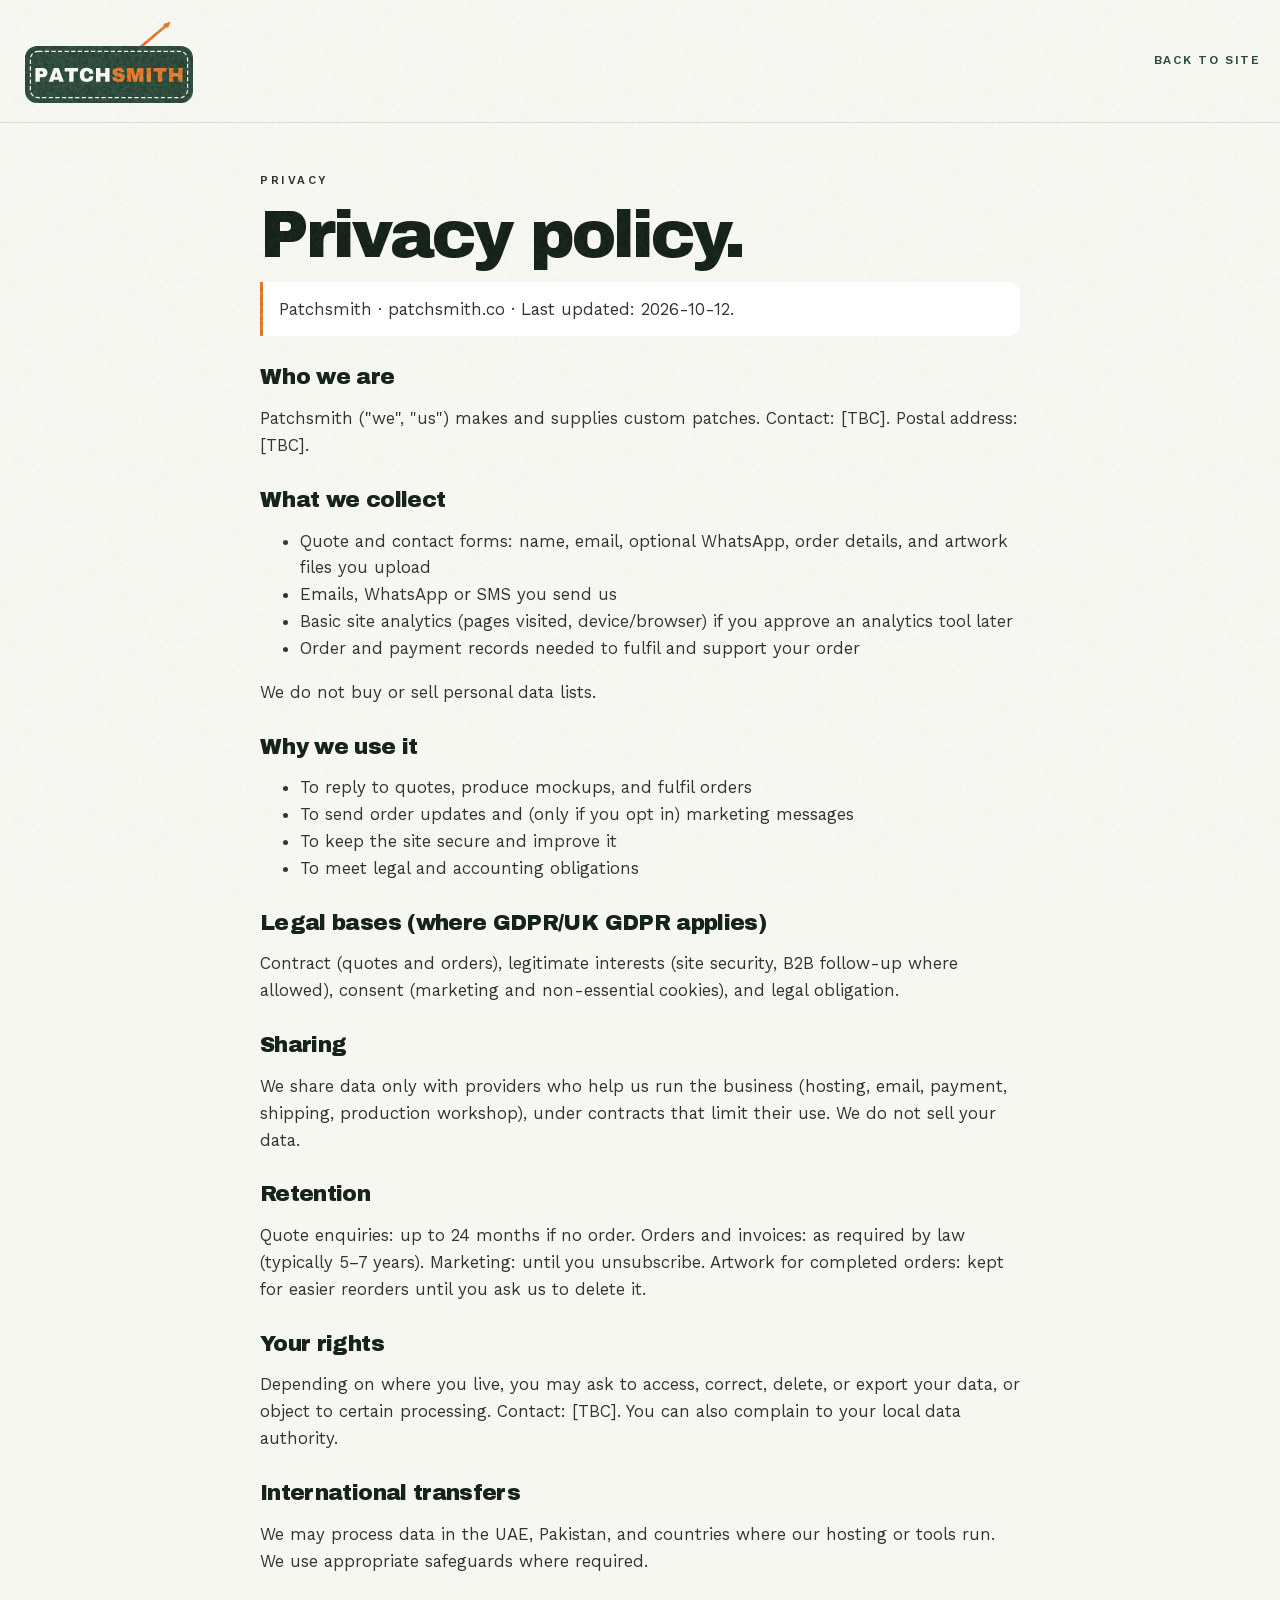
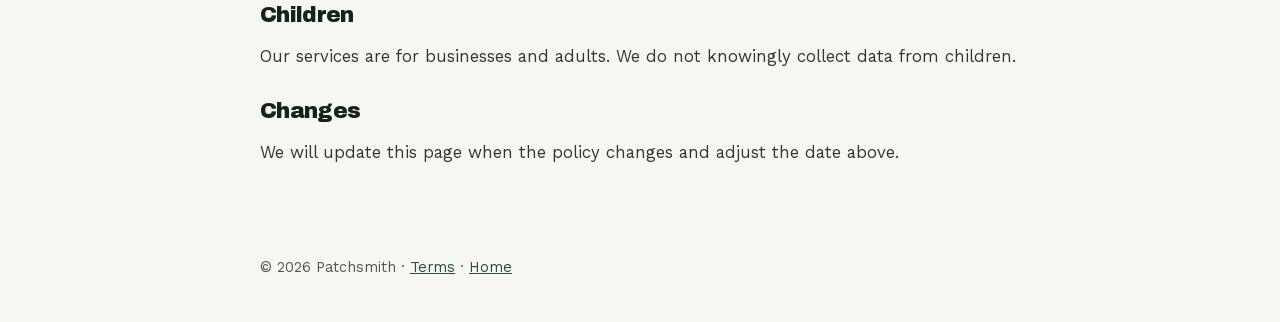
<file: privacy.html>
<!doctype html>
<html lang="en">
<head>
  <meta charset="utf-8">
  <meta name="viewport" content="width=device-width, initial-scale=1">
  <link rel="canonical" href="https://patchsmith.co/privacy.html">
  <title>Privacy Policy | Patchsmith</title>
  <meta name="description" content="Draft privacy policy for Patchsmith custom patches.">
  <link rel="icon" href="favicon.ico" sizes="any">
  <link rel="icon" href="assets/favicon/favicon.svg" type="image/svg+xml">
  <link rel="icon" href="assets/favicon/favicon-32.png" type="image/png" sizes="32x32">
  <link rel="apple-touch-icon" href="assets/favicon/apple-touch-icon-180.png">
  <link rel="stylesheet" href="styles.css">
</head>
<body>
  <header class="legal-bar">
    <a class="brand" href="index.html"><img src="assets/brand/logo-primary-light.svg" alt="Patchsmith" width="600" height="300"></a>
    <a class="back" href="index.html">Back to site</a>
  </header>
  <article class="legal">
    <p class="kicker">Privacy</p>
    <h1>Privacy policy.</h1>
    <p class="draft">Patchsmith · patchsmith.co · Last updated: 2026-10-12.</p>
    <h2>Who we are</h2>
    <p>Patchsmith ("we", "us") makes and supplies custom patches. Contact: [TBC]. Postal address: [TBC].</p>
    <h2>What we collect</h2>
    <ul>
      <li>Quote and contact forms: name, email, optional WhatsApp, order details, and artwork files you upload</li>
      <li>Emails, WhatsApp or SMS you send us</li>
      <li>Basic site analytics (pages visited, device/browser) if you approve an analytics tool later</li>
      <li>Order and payment records needed to fulfil and support your order</li>
    </ul>
    <p>We do not buy or sell personal data lists.</p>
    <h2>Why we use it</h2>
    <ul>
      <li>To reply to quotes, produce mockups, and fulfil orders</li>
      <li>To send order updates and (only if you opt in) marketing messages</li>
      <li>To keep the site secure and improve it</li>
      <li>To meet legal and accounting obligations</li>
    </ul>
    <h2>Legal bases (where GDPR/UK GDPR applies)</h2>
    <p>Contract (quotes and orders), legitimate interests (site security, B2B follow-up where allowed), consent (marketing and non-essential cookies), and legal obligation.</p>
    <h2>Sharing</h2>
    <p>We share data only with providers who help us run the business (hosting, email, payment, shipping, production workshop), under contracts that limit their use. We do not sell your data.</p>
    <h2>Retention</h2>
    <p>Quote enquiries: up to 24 months if no order. Orders and invoices: as required by law (typically 5–7 years). Marketing: until you unsubscribe. Artwork for completed orders: kept for easier reorders until you ask us to delete it.</p>
    <h2>Your rights</h2>
    <p>Depending on where you live, you may ask to access, correct, delete, or export your data, or object to certain processing. Contact: [TBC]. You can also complain to your local data authority.</p>
    <h2>International transfers</h2>
    <p>We may process data in the UAE, Pakistan, and countries where our hosting or tools run. We use appropriate safeguards where required.</p>
    <h2>Children</h2>
    <p>Our services are for businesses and adults. We do not knowingly collect data from children.</p>
    <h2>Changes</h2>
    <p>We will update this page when the policy changes and adjust the date above.</p>
  </article>
  <p class="legal-foot">© 2026 Patchsmith · <a href="terms.html">Terms</a> · <a href="index.html">Home</a></p>
</body>
</html>
</file>
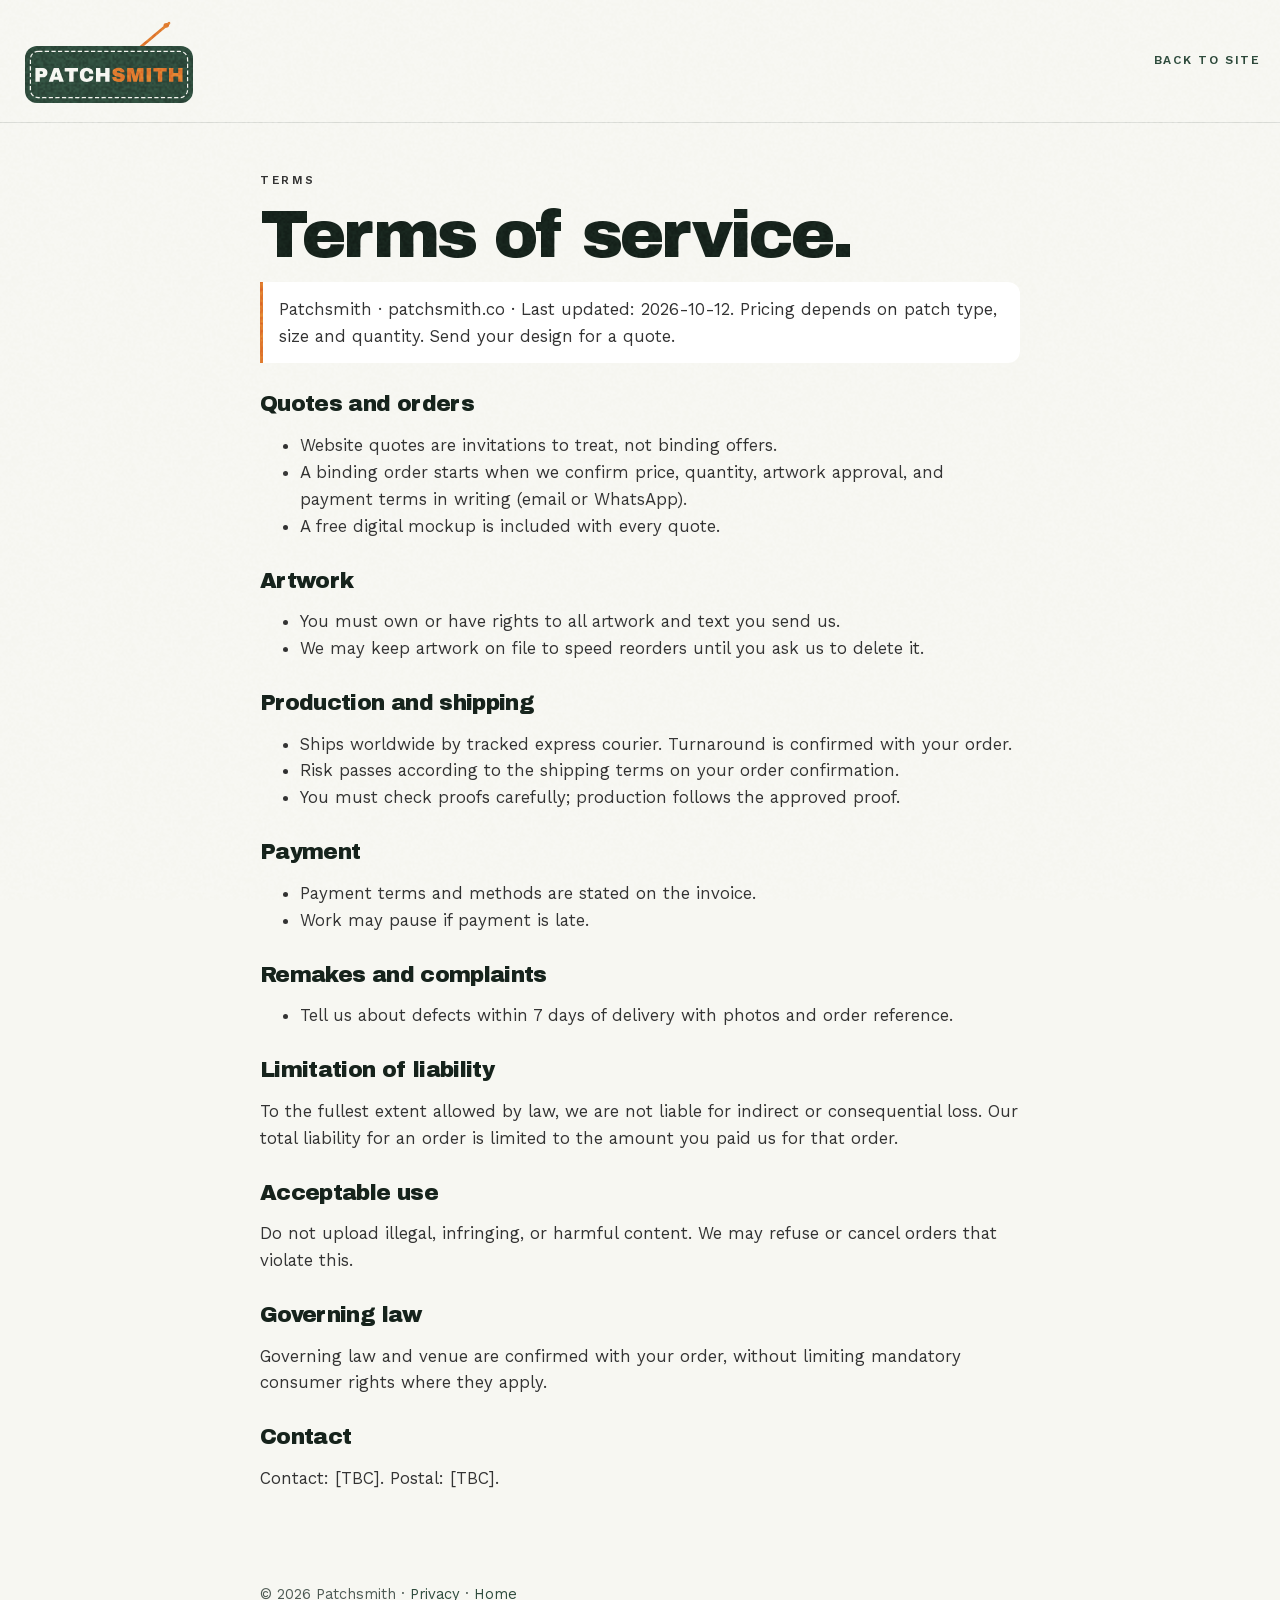
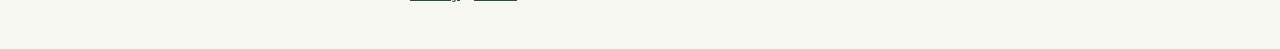
<file: terms.html>
<!doctype html>
<html lang="en">
<head>
  <meta charset="utf-8">
  <meta name="viewport" content="width=device-width, initial-scale=1">
  <link rel="canonical" href="https://patchsmith.co/terms.html">
  <title>Terms of Service | Patchsmith</title>
  <meta name="description" content="Draft terms of service for Patchsmith custom patches.">
  <link rel="icon" href="favicon.ico" sizes="any">
  <link rel="icon" href="assets/favicon/favicon.svg" type="image/svg+xml">
  <link rel="icon" href="assets/favicon/favicon-32.png" type="image/png" sizes="32x32">
  <link rel="apple-touch-icon" href="assets/favicon/apple-touch-icon-180.png">
  <link rel="stylesheet" href="styles.css">
</head>
<body>
  <header class="legal-bar">
    <a class="brand" href="index.html"><img src="assets/brand/logo-primary-light.svg" alt="Patchsmith" width="600" height="300"></a>
    <a class="back" href="index.html">Back to site</a>
  </header>
  <article class="legal">
    <p class="kicker">Terms</p>
    <h1>Terms of service.</h1>
    <p class="draft">Patchsmith · patchsmith.co · Last updated: 2026-10-12. Pricing depends on patch type, size and quantity. Send your design for a quote.</p>
    <h2>Quotes and orders</h2>
    <ul>
      <li>Website quotes are invitations to treat, not binding offers.</li>
      <li>A binding order starts when we confirm price, quantity, artwork approval, and payment terms in writing (email or WhatsApp).</li>
      <li>A free digital mockup is included with every quote.</li>
    </ul>
    <h2>Artwork</h2>
    <ul>
      <li>You must own or have rights to all artwork and text you send us.</li>
      <li>We may keep artwork on file to speed reorders until you ask us to delete it.</li>
    </ul>
    <h2>Production and shipping</h2>
    <ul>
      <li>Ships worldwide by tracked express courier. Turnaround is confirmed with your order.</li>
      <li>Risk passes according to the shipping terms on your order confirmation.</li>
      <li>You must check proofs carefully; production follows the approved proof.</li>
    </ul>
    <h2>Payment</h2>
    <ul>
      <li>Payment terms and methods are stated on the invoice.</li>
      <li>Work may pause if payment is late.</li>
    </ul>
    <h2>Remakes and complaints</h2>
    <ul>
      <li>Tell us about defects within 7 days of delivery with photos and order reference.</li>
    </ul>
    <h2>Limitation of liability</h2>
    <p>To the fullest extent allowed by law, we are not liable for indirect or consequential loss. Our total liability for an order is limited to the amount you paid us for that order.</p>
    <h2>Acceptable use</h2>
    <p>Do not upload illegal, infringing, or harmful content. We may refuse or cancel orders that violate this.</p>
    <h2>Governing law</h2>
    <p>Governing law and venue are confirmed with your order, without limiting mandatory consumer rights where they apply.</p>
    <h2>Contact</h2>
    <p>Contact: [TBC]. Postal: [TBC].</p>
  </article>
  <p class="legal-foot">© 2026 Patchsmith · <a href="privacy.html">Privacy</a> · <a href="index.html">Home</a></p>
</body>
</html>
</file>
<file: styles.css>
@font-face {
  font-family: "Archivo Black";
  font-style: normal;
  font-weight: 400;
  font-display: swap;
  src: url("assets/fonts/archivo-black-latin.woff2") format("woff2");
}
@font-face {
  font-family: "Work Sans";
  font-style: normal;
  font-weight: 400 600;
  font-display: swap;
  src: url("assets/fonts/work-sans-variable-latin.woff2") format("woff2");
}
@font-face {
  font-family: "Work Sans";
  font-style: italic;
  font-weight: 500;
  font-display: swap;
  src: url("assets/fonts/work-sans-italic-500-latin.woff2") format("woff2");
}

:root {
  --ink: #16231c;
  --ink-2: #101a16;
  --forest: #2e4b3c;
  --forest-deep: #16231c;
  --orange: #e07a2e;
  --cream: #f7f7f2;
  --paper: #ffffff;
  --white: #ffffff;
  --muted: #4e5a53;
  --line: rgba(22, 35, 28, 0.12);
  --header: 108px;
  --ease: cubic-bezier(0.22, 1, 0.36, 1);
  --sans: "Work Sans", sans-serif;
  --display: "Archivo Black", sans-serif;
  --serif: "Work Sans", sans-serif;
}

*,
*::before,
*::after { box-sizing: border-box; }

html { scroll-behavior: auto; }

html.lenis, html.lenis body { height: auto; }
.lenis.lenis-smooth { scroll-behavior: auto !important; }
.lenis.lenis-stopped { overflow: hidden; }

body {
  margin: 0;
  background: var(--cream);
  color: var(--ink);
  font-family: var(--sans);
  font-size: 1.05rem;
  line-height: 1.6;
  text-rendering: optimizeLegibility;
}

body::before {
  content: "";
  position: fixed;
  inset: 0;
  pointer-events: none;
  z-index: 70;
  opacity: 0.18;
  mix-blend-mode: overlay;
  background-image: url("assets/grain.png");
  background-size: 180px 180px;
}

img { max-width: 100%; display: block; }
a { color: inherit; }
button, input, select, textarea { font: inherit; }
button { cursor: pointer; }

::selection { background: var(--orange); color: var(--ink); }

:focus-visible {
  outline: 2px solid var(--orange);
  outline-offset: 3px;
}

.skip {
  position: absolute;
  left: 1rem;
  top: -4rem;
  z-index: 200;
  background: var(--white);
  color: var(--ink);
  padding: 0.6rem 0.9rem;
  border-radius: 999px;
}
.skip:focus { top: 0.8rem; }

.sr-only {
  position: absolute;
  width: 1px;
  height: 1px;
  padding: 0;
  margin: -1px;
  overflow: hidden;
  clip: rect(0, 0, 0, 0);
  white-space: nowrap;
  border: 0;
}

h1, h2, h3, .display {
  font-family: var(--display);
  font-weight: 400;
  letter-spacing: -0.045em;
  line-height: 0.92;
  margin: 0;
  overflow-wrap: normal;
  word-break: normal;
  hyphens: none;
  -webkit-hyphens: none;
}

h1 em, h2 em, .footer-display em {
  font-family: var(--sans);
  font-style: italic;
  font-weight: 500;
  letter-spacing: -0.03em;
}

.hero em, .assemble em, .why em, .footer-display em, .vision em { color: var(--orange); }
.audience em, .types em, .process em, .gallery em, .faq em, .quote em, .story em, .samples em, .more em { color: var(--forest); }

.kicker {
  margin: 0 0 0.9rem;
  font-size: 0.72rem;
  font-weight: 600;
  letter-spacing: 0.22em;
  text-transform: uppercase;
  color: var(--forest);
}
.hero .kicker, .assemble .kicker, .why .kicker, .footer-hero .kicker, .marquee .kicker, .vision .kicker {
  color: rgba(247, 247, 242, 0.72);
}

.lede {
  max-width: 38rem;
  color: var(--muted);
  font-size: 1.05rem;
}

.wrap { width: min(1120px, calc(100% - 2.4rem)); margin-inline: auto; }
.wrap-wide { width: min(1240px, calc(100% - 2.4rem)); margin-inline: auto; }

[id] { scroll-margin-top: 108px; }

/* Header */
.site-header {
  position: fixed;
  inset: 0 0 auto 0;
  z-index: 100;
  color: #fff;
  transition: background 0.35s var(--ease), color 0.35s var(--ease), border-color 0.35s;
  border-bottom: 1px solid transparent;
}
.site-header.is-dark { color: #fff; }
.site-header.is-light { color: var(--ink); }
.site-header.is-dark.is-frosted {
  background: rgba(16, 26, 22, 0.78);
  backdrop-filter: blur(18px) saturate(1.4);
  -webkit-backdrop-filter: blur(18px) saturate(1.4);
  border-bottom-color: rgba(255, 255, 255, 0.08);
}
.site-header.is-light.is-frosted {
  background: rgba(247, 247, 242, 0.84);
  backdrop-filter: blur(18px) saturate(1.4);
  -webkit-backdrop-filter: blur(18px) saturate(1.4);
  border-bottom-color: rgba(0, 0, 0, 0.06);
}
.header__inner {
  height: var(--header);
  width: min(1240px, calc(100% - 1.5rem));
  margin: 0 auto;
  display: flex;
  align-items: center;
  justify-content: space-between;
  gap: 1rem;
}
.brand {
  display: block;
  width: 180px;
  flex: none;
}
.brand img {
  width: 100%;
  height: auto;
  display: block;
}
.desk-nav {
  display: flex;
  align-items: center;
  gap: 1.35rem;
}
.desk-nav a:not(.btn) {
  display: inline-flex;
  align-items: center;
  justify-content: center;
  min-height: 44px;
  min-width: 44px;
  text-decoration: none;
  font-size: 0.78rem;
  font-weight: 600;
  letter-spacing: 0.16em;
  text-transform: uppercase;
}
.nav-toggle {
  display: none;
  width: 46px;
  height: 46px;
  border-radius: 50%;
  border: 1px solid currentColor;
  background: transparent;
  color: inherit;
  position: relative;
}
.nav-toggle span {
  position: absolute;
  left: 13px;
  right: 13px;
  height: 1.5px;
  background: currentColor;
  transition: transform 0.3s var(--ease);
}
.nav-toggle span:first-child { top: 18px; }
.nav-toggle span:last-child { top: 26px; }
.nav-toggle[aria-expanded="true"] span:first-child { transform: translateY(4px) rotate(45deg); }
.nav-toggle[aria-expanded="true"] span:last-child { transform: translateY(-4px) rotate(-45deg); }
body.nav-open .site-header {
  color: #fff;
  background: transparent;
  border-bottom-color: transparent;
}

.mobile-nav {
  position: fixed;
  inset: 0;
  z-index: 90;
  background: var(--ink-2);
  color: #fff;
  padding: calc(var(--header) + 1.5rem) 1.5rem 2rem;
  display: flex;
}
.mobile-nav[hidden] { display: none; }
.mobile-nav nav {
  display: flex;
  flex-direction: column;
  gap: 0.35rem;
  margin-top: auto;
}
.mobile-nav a {
  display: flex;
  align-items: center;
  min-height: 44px;
  font-family: var(--display);
  font-size: clamp(2rem, 9vw, 3.4rem);
  letter-spacing: -0.045em;
  text-decoration: none;
  line-height: 1.05;
  color: #fff;
}
.mobile-nav a:last-child { color: var(--orange); font-family: var(--sans); font-style: italic; font-weight: 500; letter-spacing: -0.03em; }

/* Buttons */
.btn {
  display: inline-flex;
  align-items: center;
  justify-content: center;
  gap: 0.4rem;
  text-decoration: none;
  border: 0;
  border-radius: 999px;
  min-height: 44px;
  min-width: 44px;
  padding: 0.95rem 1.35rem;
  font-family: var(--sans);
  font-weight: 700;
  font-size: 0.98rem;
  letter-spacing: -0.02em;
  line-height: 1;
  position: relative;
  isolation: isolate;
  transition: transform 0.35s var(--ease), box-shadow 0.35s var(--ease);
}
.btn-sm { padding: 0.72rem 1rem; font-size: 0.82rem; }
.btn:hover { transform: translateY(-2px); }
.btn-metal {
  color: #111;
  background: linear-gradient(180deg, #ffffff 0%, #e4e4e4 38%, #b5b5b5 49%, #f7f7f7 52%, #8f8f8f 100%);
  box-shadow:
    inset 0 1px 0 rgba(255, 255, 255, 0.95),
    inset 0 -1px 0 rgba(0, 0, 0, 0.28),
    0 0 0 1px rgba(255, 255, 255, 0.28),
    0 10px 40px rgba(224, 122, 46, 0.38);
  overflow: hidden;
}
.btn-metal::after {
  content: "";
  position: absolute;
  inset: 0;
  background: linear-gradient(110deg, transparent 30%, rgba(255, 255, 255, 0.75) 48%, transparent 64%);
  transform: translateX(-130%);
  transition: transform 0.7s var(--ease);
  z-index: -1;
}
.btn-metal:hover::after { transform: translateX(130%); }
.btn-metal:hover {
  box-shadow:
    inset 0 1px 0 #fff,
    0 0 0 1px rgba(255, 255, 255, 0.4),
    0 0 36px rgba(224, 122, 46, 0.65);
}
.btn-ink {
  color: #fff;
  background: var(--ink-2);
  box-shadow: inset 0 0 0 1px rgba(255, 255, 255, 0.28);
}
.btn-ink:hover { box-shadow: inset 0 0 0 1px rgba(255, 255, 255, 0.55), 0 10px 30px rgba(0, 0, 0, 0.35); }
.btn-forest {
  color: #fff;
  background: var(--forest);
  box-shadow: 0 12px 30px rgba(46, 75, 60, 0.25);
}
.btn-forest:hover { background: #243e32; }

/* Hero */
.hero {
  position: relative;
  min-height: 100svh;
  background: radial-gradient(1200px 700px at 70% 18%, #1c3329 0%, var(--ink-2) 58%);
  color: #fff;
  overflow: hidden;
  display: flex;
  flex-direction: column;
  justify-content: flex-end;
  padding: calc(var(--header) + 1.2rem) 1.2rem 5.5rem;
}
.hero__canvas {
  position: absolute;
  inset: 0;
  width: 100%;
  height: 100%;
  z-index: 0;
  -webkit-mask-image: linear-gradient(to bottom, #000 0%, #000 58%, transparent 86%);
  mask-image: linear-gradient(to bottom, #000 0%, #000 58%, transparent 86%);
}
.hero::after {
  content: "";
  position: absolute;
  inset: 0;
  z-index: 1;
  pointer-events: none;
  background:
    linear-gradient(to top, rgba(16, 26, 22, 0.94) 0%, rgba(16, 26, 22, 0.35) 28%, transparent 52%),
    radial-gradient(ellipse at 70% 20%, transparent 0%, rgba(16, 26, 22, 0.28) 70%);
}
.hero__fallback {
  position: relative;
  z-index: 2;
  width: min(460px, 92%);
  margin: 0 0 1.2rem auto;
}
.hero__fallback img { width: 100%; height: auto; display: block; }
body.has-webgl .hero__fallback { opacity: 0; visibility: hidden; position: absolute; }
.hero__content { position: relative; z-index: 2; max-width: min(920px, 100%); }
.hero h1 { font-size: clamp(1.5rem, 7.6vw, 5.35rem); }
.hero__pride {
  margin: 0.85rem 0 0;
  font-family: var(--display);
  font-size: clamp(1.2rem, 2.6vw, 1.85rem);
  letter-spacing: -0.03em;
  line-height: 1.1;
  color: var(--orange);
}
.hero__sub {
  margin: 0.85rem 0 0;
  max-width: 36rem;
  color: rgba(255, 255, 255, 0.78);
  font-size: 1.05rem;
}
.trust-strip {
  background: var(--forest);
  color: var(--cream);
  text-align: center;
  padding: 1.45rem 1.2rem 1.5rem;
}
.trust-strip__place {
  margin: 0;
  font-family: var(--display);
  font-size: clamp(1.45rem, 4.2vw, 2.75rem);
  letter-spacing: -0.035em;
  line-height: 1.05;
}
.trust-strip__since {
  margin: 0.5rem 0 0;
  font-size: 0.78rem;
  font-weight: 600;
  letter-spacing: 0.16em;
  text-transform: uppercase;
}
.hero__cta { display: flex; flex-wrap: wrap; gap: 0.7rem; margin-top: 1.5rem; }
.scroll-cue {
  position: absolute;
  z-index: 2;
  left: 50%;
  bottom: 1.2rem;
  transform: translateX(-50%);
  display: flex;
  flex-direction: column;
  align-items: center;
  justify-content: flex-end;
  min-width: 44px;
  min-height: 44px;
  gap: 0.4rem;
  color: rgba(255, 255, 255, 0.7);
  text-decoration: none;
  font-size: 0.68rem;
  letter-spacing: 0.22em;
  text-transform: uppercase;
  font-weight: 700;
}
.scroll-cue i {
  width: 1px;
  height: 42px;
  background: linear-gradient(to bottom, var(--orange), transparent);
  display: block;
  position: relative;
  overflow: hidden;
}
.scroll-cue i::after {
  content: "";
  position: absolute;
  left: 0; right: 0; top: -40%;
  height: 40%;
  background: #fff;
  animation: cue 1.6s var(--ease) infinite;
}
@keyframes cue { to { top: 110%; } }

/* Marquee */
.marquee {
  background: var(--ink-2);
  color: #f7f7f2;
  overflow: hidden;
  border-top: 1px dashed rgba(224, 122, 46, 0.55);
  border-bottom: 1px dashed rgba(224, 122, 46, 0.55);
}
.marquee__track {
  display: flex;
  width: max-content;
  animation: tick 36s linear infinite;
}
.marquee p {
  margin: 0;
  padding: 0.85rem 0;
  font-size: 0.75rem;
  font-weight: 700;
  letter-spacing: 0.22em;
  text-transform: uppercase;
  white-space: nowrap;
}
@keyframes tick { to { transform: translateX(-50%); } }

/* Assemble */
.assemble {
  background: var(--ink-2);
  color: #fff;
  min-height: 100vh;
  display: grid;
  place-items: center;
  position: relative;
  padding: 6rem 1.2rem;
  overflow: hidden;
}
.assemble__inner { position: relative; width: min(1100px, 100%); text-align: center; }
.assemble__title { font-size: clamp(1.4rem, 8.6vw, 5.05rem); }
.assemble__row { display: block; }
.assemble [data-split],
.assemble [data-stroke] {
  display: inline-block;
  white-space: nowrap;
  word-break: normal;
  overflow-wrap: normal;
  hyphens: none;
  -webkit-hyphens: none;
}
.assemble .char { display: inline-block; will-change: transform; }
.char.is-stroke {
  color: transparent;
  -webkit-text-stroke: 1.5px #f7f7f2;
}
.doodle {
  position: absolute;
  inset: -8% -6%;
  width: 112%;
  height: 116%;
  z-index: 0;
  pointer-events: none;
}
.assemble__title, .assemble__note, .assemble .kicker { position: relative; z-index: 1; }
.doodle path {
  fill: none;
  stroke: var(--orange);
  stroke-width: 2.5;
  stroke-linecap: round;
  stroke-dasharray: 7 11;
  opacity: 0.85;
}
.assemble__note {
  margin: 1.4rem auto 0;
  max-width: 34rem;
  color: rgba(247, 247, 242, 0.72);
}

/* Audience */
.audience { background: var(--cream); padding: clamp(4.5rem, 9vw, 8rem) 0; }
.audience__grid {
  display: grid;
  gap: 2rem;
}
.audience h2 { font-size: clamp(1.7rem, 8.8vw, 4.6rem); max-width: 12ch; }
.audience__list { list-style: none; margin: 0; padding: 0; }
.audience__list li {
  display: grid;
  grid-template-columns: auto 1fr;
  gap: 1rem;
  align-items: baseline;
  padding: 0.95rem 0;
  border-top: 1px solid var(--line);
  font-family: var(--display);
  font-size: clamp(1.35rem, 2.6vw, 2.15rem);
  letter-spacing: -0.04em;
  line-height: 1.05;
}
.audience__list li:last-child { border-bottom: 1px solid var(--line); }
.audience__list span {
  font-family: var(--sans);
  font-size: 0.72rem;
  font-weight: 700;
  letter-spacing: 0.18em;
  color: var(--forest);
}

/* Types / fan */
.types { background: var(--paper); padding: clamp(4.5rem, 8vw, 7rem) 0 4rem; }
.types__head h2 { font-size: clamp(1.85rem, 9vw, 5.4rem); }
.types__head .lede { margin-top: 1rem; }
.fan {
  margin-top: 2.5rem;
  display: flex;
  justify-content: center;
  align-items: stretch;
  padding: 1rem 1.2rem 4.6rem;
}
.fan-card {
  width: min(250px, 70vw);
  margin: 0 -42px;
  transform: rotate(var(--rot));
  transform-origin: 50% 120%;
  z-index: var(--z);
  transition: transform 0.45s var(--ease);
}
.fan-card__inner {
  background: #f6f1ea;
  color: #16231c;
  border-radius: 22px;
  min-height: 420px;
  padding: 1.1rem 1.1rem 1.3rem;
  box-shadow: 0 18px 40px rgba(40, 24, 10, 0.12);
  border: 1px solid rgba(255, 255, 255, 0.7);
}
.fan-card__inner h3 {
  font-size: 1.45rem;
  margin: 0.35rem 0 0.45rem;
}
.fan-card__inner p { margin: 0; color: #16231c; font-size: 0.95rem; }
.fan-card__inner--woven { background: #e7eef2; }
.fan-card__inner--pvc { background: #141414; color: #f7f7f2; }
.fan-card__inner--pvc p { color: #f7f7f2; }
.fan-card__inner--chenille { background: #f6d48a; }
.fan-card__inner--leather { background: #e7d3b4; }
.sticker-art svg { width: 100%; height: auto; filter: drop-shadow(0 10px 12px rgba(0, 0, 0, 0.16)); }
.fan-card:hover { transform: rotate(0deg) translateY(-12px); z-index: 8; }
.types__meta {
  display: grid;
  gap: 0.35rem;
  color: var(--muted);
  font-size: 0.95rem;
}
.types__meta p { margin: 0; }
.types__meta strong {
  font-size: 0.72rem;
  letter-spacing: 0.16em;
  text-transform: uppercase;
  color: var(--forest);
  margin-right: 0.45rem;
}
.types__advice { margin-top: 0.8rem; }
.spec {
  display: grid;
  gap: 2rem;
  margin-top: 1rem;
}
.spec h3 {
  font-size: clamp(1.6rem, 3vw, 2.4rem);
  margin: 0.2rem 0 1rem;
}
.spec dl { margin: 0; display: grid; gap: 0.85rem; }
.spec dl div { display: grid; gap: 0.2rem; }
.spec dt {
  font-family: var(--display);
  font-size: 1.15rem;
  letter-spacing: -0.03em;
}
.spec dd { margin: 0; color: var(--muted); }
.types__advice a {
  color: var(--forest);
  font-weight: 600;
  display: inline-flex;
  align-items: center;
  min-height: 44px;
  min-width: 44px;
}

/* Guide + more products */
.guide { background: var(--cream); padding: clamp(4.5rem, 9vw, 7.5rem) 0; }
.guide h2 { font-size: clamp(1.8rem, 8.8vw, 5rem); margin-bottom: 0.8rem; }
.guide__list { list-style: none; margin: 2rem 0 0; padding: 0; }
.guide__list li {
  display: grid;
  grid-template-columns: minmax(3.2rem, 4.5rem) 1fr;
  gap: 0.8rem 1.2rem;
  padding: 1.3rem 0;
  border-top: 1px solid var(--line);
}
.guide__list li:last-child { border-bottom: 1px solid var(--line); }
.guide__list span {
  font-family: var(--display);
  font-size: clamp(1.6rem, 3vw, 2.4rem);
  letter-spacing: -0.05em;
  line-height: 0.9;
  color: var(--forest);
}
.guide__list h3 { font-size: clamp(1.6rem, 3vw, 2.4rem); margin-bottom: 0.45rem; }
.guide__list p { margin: 0 0 0.55rem; max-width: 42rem; color: #3c3834; }
.guide__list p:last-child { margin-bottom: 0; }
.more { background: var(--paper); padding: clamp(4.5rem, 9vw, 7.5rem) 0; }
.more h2 { font-size: clamp(1.8rem, 8.8vw, 5rem); }
.more .lede { margin-top: 0.8rem; }
.more__grid {
  display: grid;
  gap: 0.9rem;
  margin-top: 1.8rem;
}
.more__grid article {
  background: var(--cream);
  border-radius: 22px;
  padding: 1.2rem 1.15rem 1.3rem;
  overflow: hidden;
}
.more__photo {
  margin: -1.2rem -1.15rem 0.9rem;
}
.more__photo img {
  width: 100%;
  height: auto;
  aspect-ratio: 16 / 9;
  object-fit: cover;
  background: #fff;
}
.more__grid span {
  display: block;
  font-size: 0.72rem;
  font-weight: 600;
  letter-spacing: 0.18em;
  color: var(--forest);
  margin-bottom: 0.45rem;
}
.more__grid h3 { font-size: clamp(1.5rem, 2.5vw, 2rem); margin-bottom: 0.45rem; }
.more__grid p { margin: 0 0 0.55rem; color: #3c3834; }
.more__grid p:last-child { margin-bottom: 0; }

.story { background: var(--paper); padding: clamp(4.5rem, 9vw, 7.5rem) 0; }
.story__grid { display: grid; gap: 1.4rem; }
.story h2 { font-size: clamp(1.8rem, 8.8vw, 5rem); }
.story__copy p { margin: 0 0 0.95rem; max-width: 40rem; color: #3c3834; }
.story__copy p:last-child { margin-bottom: 0; }
.vision {
  background:
    radial-gradient(520px 280px at 85% 20%, rgba(224, 122, 46, 0.16), transparent 70%),
    var(--ink);
  color: var(--cream);
  padding: clamp(4.5rem, 9vw, 7rem) 0;
}
.vision h2 { font-size: clamp(1.8rem, 8.8vw, 5rem); color: #fff; }
.vision p { max-width: 40rem; color: rgba(247, 247, 242, 0.84); margin: 0.85rem 0 0; }
.vision__statement { font-size: 1.12rem; }
.values {
  list-style: none;
  margin: 2rem 0 0;
  padding: 0;
  display: grid;
  gap: 1.15rem;
}
.values li {
  margin: 0;
  border-top: 1px solid rgba(247, 247, 242, 0.16);
  padding-top: 0.9rem;
}
.values h3 {
  margin: 0 0 0.35rem;
  font-family: var(--sans);
  font-size: 0.78rem;
  font-weight: 600;
  letter-spacing: 0.16em;
  text-transform: uppercase;
  color: var(--orange);
}
.values p { margin: 0; max-width: 36rem; }
.footer-origin { font-size: 0.82rem; color: #5c564f; }
.vision__line {
  font-family: var(--display);
  color: var(--orange);
  font-size: clamp(1.35rem, 3vw, 2.15rem);
  letter-spacing: -0.03em;
  line-height: 1.1;
  margin-top: 1.35rem;
}
.types-concepts { margin-top: 1.5rem; }
.types-concepts > p {
  margin: 0 0 0.65rem;
  font-size: 0.72rem;
  font-weight: 600;
  letter-spacing: 0.16em;
  text-transform: uppercase;
  color: var(--forest);
}
.types-concepts__row {
  display: grid;
  grid-template-columns: repeat(2, minmax(0, 1fr));
  gap: 0.55rem;
}
.types-concepts img {
  width: 100%;
  height: auto;
  aspect-ratio: 16 / 9;
  object-fit: cover;
  border-radius: 14px;
  background: #fff;
}

/* Concept designs */
.samples { background: var(--cream); padding: clamp(4.5rem, 8vw, 7rem) 0; }
.samples h2 { font-size: clamp(1.75rem, 8.2vw, 4.6rem); }
.samples .lede { margin-top: 0.8rem; }
.concept-groups { display: grid; gap: 1.8rem; margin-top: 0.4rem; }
.concept-group h3 {
  margin: 0 0 0.7rem;
  font-family: var(--sans);
  font-size: 0.78rem;
  font-weight: 600;
  letter-spacing: 0.16em;
  text-transform: uppercase;
  color: var(--forest);
}
.concept-group.is-out { display: none; }
.concept-grid {
  display: grid;
  grid-template-columns: repeat(2, minmax(0, 1fr));
  gap: 0.7rem;
}
.concept {
  margin: 0;
  background: #fff;
  border-radius: 18px;
  overflow: hidden;
  box-shadow: 0 12px 28px rgba(22, 35, 28, 0.08);
}
.concept img {
  width: 100%;
  height: auto;
  aspect-ratio: 16 / 9;
  object-fit: cover;
  background: #fff;
}
.concept figcaption {
  padding: 0.55rem 0.7rem 0.7rem;
  font-size: 0.68rem;
  font-weight: 600;
  letter-spacing: 0.1em;
  text-transform: uppercase;
  color: var(--forest);
  text-align: center;
}

/* Why / glass */
.why {
  background:
    radial-gradient(500px 320px at 80% 40%, rgba(224, 122, 46, 0.16), transparent 70%),
    var(--ink);
  color: #fff;
  padding: calc(var(--header) + 2rem) 0 3rem;
}
.why__grid { display: grid; gap: 2rem; align-items: center; }
.why h2 { font-size: clamp(1.75rem, 8.4vw, 4.4rem); max-width: 10ch; }
.why__copy p:last-child { color: rgba(247, 247, 242, 0.74); max-width: 34rem; }
.why__stage { position: relative; min-height: 420px; display: grid; place-items: center; }
.why__ring {
  position: absolute;
  width: min(640px, 100%);
  height: min(520px, 70vw);
  left: 50%;
  top: 50%;
  transform: translate(-50%, -50%);
  pointer-events: none;
}
.stack-stage { position: relative; z-index: 1; width: min(460px, 100%); }
.glass-card {
  background: rgba(255, 255, 255, 0.08);
  border: 1px solid rgba(255, 255, 255, 0.16);
  box-shadow: inset 0 1px 0 rgba(255, 255, 255, 0.16), 0 20px 50px rgba(0, 0, 0, 0.28);
  backdrop-filter: blur(16px) saturate(1.3);
  -webkit-backdrop-filter: blur(16px) saturate(1.3);
  border-radius: 24px;
  padding: 1.5rem 1.4rem 1.6rem;
  margin-bottom: 0.8rem;
}
.glass-card span {
  display: block;
  font-size: 0.75rem;
  letter-spacing: 0.2em;
  font-weight: 700;
  color: var(--orange);
  margin-bottom: 0.8rem;
}
.glass-card h3 { font-size: clamp(1.45rem, 2.4vw, 2rem); margin-bottom: 0.7rem; }
.glass-card p { margin: 0; color: rgba(247, 247, 242, 0.78); }

/* Process */
.process { background: var(--cream); padding: clamp(4.5rem, 9vw, 8rem) 0; }
.process h2 { font-size: clamp(1.8rem, 8.6vw, 5rem); margin-bottom: 2rem; }
.timeline { list-style: none; margin: 0; padding: 0; }
.timeline li {
  display: grid;
  grid-template-columns: minmax(4.5rem, 7rem) 1fr;
  gap: clamp(0.6rem, 2vw, 1.6rem);
  align-items: start;
  padding: 1.35rem 0 1.6rem;
  border-top: 1px solid var(--line);
}
.timeline li:last-child { border-bottom: 1px solid var(--line); }
.timeline span {
  display: block;
  font-family: var(--display);
  font-size: clamp(2.6rem, 5.4vw, 4.6rem);
  letter-spacing: -0.06em;
  line-height: 0.82;
  color: var(--forest);
  font-weight: 400;
}
.timeline h3 { font-size: clamp(1.8rem, 4vw, 3.4rem); margin-bottom: 0.4rem; }
.timeline p { margin: 0; max-width: 40rem; color: #3c3834; }

/* Gallery */
.gallery { background: var(--cream); padding: clamp(4.5rem, 8vw, 7rem) 0 3rem; overflow: hidden; }
.gallery__head {
  display: grid;
  gap: 1rem;
  align-items: end;
}
.gallery h2 { font-size: clamp(1.8rem, 8.8vw, 5rem); }
.filters { display: flex; flex-wrap: wrap; gap: 0.45rem; margin: 1.4rem auto; }
.filters button {
  border: 1px solid rgba(46, 75, 60, 0.25);
  background: transparent;
  color: var(--forest);
  border-radius: 999px;
  min-height: 44px;
  min-width: 44px;
  padding: 0.55rem 0.95rem;
  font-size: 0.75rem;
  font-weight: 600;
  letter-spacing: 0.14em;
  text-transform: uppercase;
}
.filters button.is-on { background: var(--forest); color: #fff; }
.collage { position: relative; min-height: 760px; width: min(1180px, calc(100% - 1rem)); margin: 0 auto 1rem; }
.sticker { position: absolute; left: var(--x); top: var(--y); width: min(280px, 46vw); margin: 0; }
.sticker__body {
  transform: rotate(var(--r));
  transition: transform 0.45s var(--ease);
  background: #fff;
  border-radius: 28px;
  padding: 0.75rem 0.75rem 0.55rem;
  box-shadow: 0 22px 48px rgba(22, 35, 28, 0.14);
}
.sticker:hover .sticker__body { transform: rotate(0deg) scale(1.04); }
.sticker svg { width: 100%; height: auto; display: block; }
.sticker figcaption {
  display: flex;
  gap: 0.45rem;
  align-items: center;
  justify-content: center;
  margin-top: 0.25rem;
  font-size: 0.78rem;
  letter-spacing: 0.08em;
  text-transform: uppercase;
  font-weight: 700;
  color: var(--forest);
}
.sticker figcaption b {
  background: var(--orange);
  color: #1a1a1a;
  border-radius: 999px;
  padding: 0.15rem 0.45rem;
  letter-spacing: 0.14em;
  font-size: 0.68rem;
}
.sticker.is-out { display: none; }
.gallery__cta { padding-bottom: 2rem; }

/* FAQ */
.faq { background: var(--cream); padding: clamp(4rem, 8vw, 7rem) 0; }
.faq__grid { display: grid; gap: 2rem; }
.faq h2 { font-size: clamp(1.8rem, 8.4vw, 4.6rem); }
.faq__list { border-bottom: 1px solid var(--line); }
.faq details { border-top: 1px solid var(--line); }
.faq summary {
  cursor: pointer;
  list-style: none;
  display: flex;
  justify-content: space-between;
  gap: 1rem;
  align-items: center;
  padding: 1.15rem 0;
  font-family: var(--display);
  font-size: clamp(1.15rem, 2vw, 1.55rem);
  letter-spacing: -0.03em;
  line-height: 1.15;
}
.faq summary::-webkit-details-marker { display: none; }
.faq summary::after {
  content: "+";
  font-family: var(--sans);
  font-style: italic;
  font-weight: 500;
  font-size: 2rem;
  color: var(--forest);
  line-height: 1;
}
.faq details[open] summary::after { content: "–"; }
.faq__a p { margin: 0 0 1.1rem; max-width: 46rem; color: #3a3632; }
.faq a {
  color: var(--forest);
  display: inline-flex;
  align-items: center;
  min-height: 44px;
  min-width: 44px;
}

/* Quote */
.quote {
  position: relative;
  background: var(--cream);
  padding: clamp(4rem, 8vw, 7rem) 0;
  overflow: hidden;
}
.quote::before {
  content: "";
  position: absolute;
  width: min(680px, 70vw);
  height: min(680px, 70vw);
  right: -8%;
  top: 8%;
  background:
    radial-gradient(circle at 35% 40%, rgba(224, 122, 46, 0.55), transparent 58%),
    radial-gradient(circle at 70% 60%, rgba(46, 75, 60, 0.55), transparent 55%);
  filter: blur(8px);
  pointer-events: none;
}
.quote__grid {
  position: relative;
  display: grid;
  gap: 2rem;
  align-items: start;
}
.quote h2 { font-size: clamp(1.8rem, 8.6vw, 4.8rem); max-width: 10ch; }
.quote__pitch > p { color: #3c3834; max-width: 36rem; }
.checks { list-style: none; padding: 0; margin: 1.2rem 0; display: grid; gap: 0.55rem; }
.checks li {
  padding-left: 1.4rem;
  position: relative;
}
.checks li::before {
  content: "";
  width: 0.55rem;
  height: 0.55rem;
  border-radius: 50%;
  background: var(--orange);
  position: absolute;
  left: 0;
  top: 0.5rem;
  box-shadow: 0 0 0 4px rgba(224, 122, 46, 0.15);
}
.quote__aside { font-size: 0.95rem; color: var(--forest); font-weight: 600; }
.glass-form {
  background: rgba(255, 255, 255, 0.62);
  border: 1px solid rgba(255, 255, 255, 0.8);
  backdrop-filter: blur(18px) saturate(1.4);
  -webkit-backdrop-filter: blur(18px) saturate(1.4);
  border-radius: 28px;
  padding: clamp(1.2rem, 2vw, 1.8rem);
  box-shadow: 0 30px 70px rgba(46, 75, 60, 0.12);
}
.fields { display: grid; grid-template-columns: 1fr 1fr; gap: 0.85rem; }
.fields label {
  display: flex;
  flex-direction: column;
  gap: 0.35rem;
  font-size: 0.68rem;
  font-weight: 700;
  letter-spacing: 0.16em;
  text-transform: uppercase;
  color: var(--forest);
}
.span-2 { grid-column: 1 / -1; }
.fields input, .fields select, .fields textarea {
  text-transform: none;
  letter-spacing: 0;
  font-weight: 500;
  font-size: 16px;
  color: var(--ink);
  background: rgba(255, 255, 255, 0.8);
  border: 1px solid rgba(20, 20, 20, 0.12);
  border-radius: 12px;
  padding: 0.8rem 0.85rem;
  width: 100%;
  min-height: 44px;
}
.fields textarea { resize: vertical; min-height: 120px; }
.fields input[aria-invalid="true"], .fields textarea[aria-invalid="true"] { border-color: #9a3412; }
.file-field input[type="file"] { padding: 0.55rem; background: transparent; }
.file-name { text-transform: none; letter-spacing: 0; font-weight: 500; font-size: 0.85rem; color: var(--muted); }
.glass-form .btn { margin-top: 1rem; width: 100%; }
.form-note, .form-status { margin: 0.75rem 0 0; font-size: 0.92rem; color: var(--muted); }
.form-status:empty { display: none; }
.form-status.is-on {
  display: block;
  background: #fff;
  border-radius: 12px;
  padding: 0.8rem 0.9rem;
  color: var(--forest-deep);
}

/* Footer */
.site-footer {
  background: linear-gradient(165deg, #101a16 0%, #16231c 42%, #2e4b3c 100%);
  padding: 0 0 1rem;
}
.footer-hero {
  padding: clamp(4.5rem, 10vw, 8rem) 1.2rem 3rem;
  text-align: center;
  color: #fff;
}
.footer-display {
  font-family: var(--display);
  font-size: clamp(1.65rem, 11vw, 7rem);
  letter-spacing: -0.05em;
  line-height: 0.9;
  margin: 0 0 1.4rem;
  overflow-wrap: normal;
  word-break: normal;
  hyphens: none;
  -webkit-hyphens: none;
}
.footer-sheet { padding: 0 0.8rem 0.6rem; }
.footer-card {
  background: #fff;
  color: #1a1a1a;
  border-radius: 32px;
  padding: clamp(1.6rem, 4vw, 3rem);
  display: grid;
  gap: 1rem;
  justify-items: start;
}
.footer-card img {
  width: min(320px, 78vw);
  height: auto;
  background: transparent;
}
.footer-card nav { display: flex; flex-wrap: wrap; gap: 0.8rem 1.2rem; }
.footer-card nav a {
  display: inline-flex;
  align-items: center;
  min-height: 44px;
  min-width: 44px;
  text-decoration: none;
  font-size: 0.75rem;
  font-weight: 600;
  letter-spacing: 0.16em;
  text-transform: uppercase;
  color: var(--forest);
}
.footer-card p { margin: 0; color: #3d3934; }
.footer-legal a {
  color: var(--forest);
  display: inline-flex;
  align-items: center;
  min-height: 44px;
  min-width: 44px;
}

/* Floaters */
.wa, .to-top {
  position: fixed;
  z-index: 110;
  width: 56px;
  height: 56px;
  border-radius: 50%;
  display: grid;
  place-items: center;
  box-shadow: 0 12px 30px rgba(0, 0, 0, 0.2);
}
.wa {
  right: 1.1rem;
  bottom: 1.1rem;
  background: var(--forest);
  color: #fff;
}
.wa svg { width: 28px; height: 28px; }
.to-top {
  left: 1.1rem;
  bottom: 1.1rem;
  border: 0;
  background: #fff;
  color: var(--ink);
}
.to-top[hidden] { display: none; }
.to-top svg { width: 22px; height: 22px; }

/* Legal */
.legal-bar {
  display: flex;
  align-items: center;
  justify-content: space-between;
  gap: 1rem;
  padding: 1rem 1.2rem;
  background: var(--cream);
  position: sticky;
  top: 0;
  z-index: 20;
  border-bottom: 1px solid var(--line);
}
.legal-bar a.back {
  display: inline-flex;
  align-items: center;
  min-height: 44px;
  min-width: 44px;
  font-size: 0.75rem;
  font-weight: 600;
  letter-spacing: 0.14em;
  text-transform: uppercase;
  text-decoration: none;
  color: var(--forest);
}
.legal {
  width: min(760px, calc(100% - 2.4rem));
  margin: 0 auto;
  padding: 3rem 0 4rem;
}
.legal h1 { font-size: clamp(2.4rem, 6vw, 4.2rem); margin-bottom: 0.6rem; }
.legal h2 {
  font-family: var(--display);
  font-size: 1.35rem;
  margin: 2rem 0 0.5rem;
  letter-spacing: -0.03em;
}
.legal p, .legal li { color: #333; }
.legal .draft {
  background: #fff;
  border-left: 3px solid var(--orange);
  padding: 0.85rem 1rem;
  border-radius: 0 12px 12px 0;
}
.legal-foot {
  width: min(760px, calc(100% - 2.4rem));
  margin: 0 auto 2rem;
  color: var(--muted);
  font-size: 0.92rem;
}
.legal-foot a {
  color: var(--forest);
  display: inline-flex;
  align-items: center;
  min-height: 44px;
  min-width: 44px;
}

@media (max-width: 1180px) {
  .desk-nav { gap: 0.75rem; }
  .desk-nav a:not(.btn) { letter-spacing: 0.1em; }
}

@media (min-width: 900px) {
  .hero { padding: 0; display: block; }
  .hero__content {
    position: absolute;
    left: clamp(2rem, 5vw, 5rem);
    bottom: clamp(4.5rem, 9vh, 6.5rem);
    width: min(1000px, 70vw);
    max-width: none;
  }
  .hero h1 { font-size: clamp(4rem, 6.5vw, 6.5rem); }
  .assemble__title { font-size: clamp(2.6rem, 6vw, 5.6rem); }
  .footer-display { font-size: clamp(4rem, 9.5vw, 8rem); }
  .hero__fallback {
    position: absolute;
    right: 4vw;
    top: 16vh;
    width: min(520px, 42vw);
    margin: 0;
  }
  .audience__grid { grid-template-columns: 0.8fr 1.2fr; gap: 4rem; align-items: end; }
  .story__grid { grid-template-columns: 0.85fr 1.15fr; gap: 3rem; align-items: start; }
  .values { grid-template-columns: 1fr 1fr; gap: 1.4rem 2rem; }
  .spec { grid-template-columns: 1fr 1fr; gap: 3rem; }
  .more__grid { grid-template-columns: 1fr 1fr; }
  .types-concepts__row,
  .concept-grid { grid-template-columns: repeat(5, minmax(0, 1fr)); }
  .gallery__head { grid-template-columns: 1.2fr 0.8fr; }
  .faq__grid { grid-template-columns: 0.7fr 1.3fr; gap: 3rem; }
  .quote__grid { grid-template-columns: 0.9fr 1.1fr; gap: 3rem; }
  .why {
    min-height: 100vh;
    display: flex;
    align-items: center;
    padding-top: calc(var(--header) + 0.5rem);
    padding-bottom: 1.25rem;
  }
  .why__grid { grid-template-columns: 0.85fr 1.15fr; width: 100%; }
  html.js .why__stage { min-height: 420px; }
  html.js .stack-stage { height: 320px; }
  html.js .glass-card {
    position: absolute;
    inset: 0;
    margin: 0;
    opacity: 0;
    pointer-events: none;
  }
  html.js .glass-card.is-active { opacity: 1; pointer-events: auto; }
}

@media (max-width: 899px) {
  .desk-nav { display: none; }
  .nav-toggle { display: inline-block; }
  .fan {
    flex-direction: column;
    align-items: center;
    gap: 0.9rem;
  }
  .fan-card {
    width: min(420px, 100%);
    margin: 0;
    transform: rotate(var(--tilt, 0deg));
  }
  .fan-card:nth-child(odd) { --tilt: -1.4deg; }
  .fan-card:nth-child(even) { --tilt: 1.4deg; }
  .fan-card__inner { min-height: 0; }
  .fan-card:hover { transform: rotate(var(--tilt, 0deg)); }
  .collage {
    min-height: 0;
    display: grid;
    grid-template-columns: 1fr 1fr;
    gap: 0.6rem 0.4rem;
    padding: 0 0.6rem 1rem;
  }
  .sticker { position: relative; left: auto; top: auto; width: auto; }
  .why__ring { display: none; }
  .fields { grid-template-columns: 1fr; }
  .span-2 { grid-column: auto; }
  body::before { display: none; }
}

@media (max-width: 560px) {
  .collage { grid-template-columns: 1fr 1fr; }
  .brand { width: 136px; }
  :root { --header: 84px; }
}

@media (max-width: 414px) {
  .wa,
  .to-top {
    left: auto;
    right: 0.6rem;
    width: 48px;
    height: 48px;
  }
  .wa { bottom: 0.6rem; }
  .to-top { bottom: calc(0.6rem + 48px + 0.4rem); }
  .wa svg { width: 24px; height: 24px; }
  .to-top svg { width: 20px; height: 20px; }
  .wrap,
  .wrap-wide {
    width: calc(100% - 1.15rem - 4.35rem);
    margin-left: 1.15rem;
    margin-right: 4.35rem;
  }
  .hero { padding-right: 4.5rem; padding-bottom: 5.25rem; }
  .scroll-cue {
    position: static;
    transform: none;
    margin: 0.55rem auto 0;
    align-self: center;
  }
  .scroll-cue i { height: 28px; }
  .assemble,
  .footer-hero,
  .trust-strip { padding-right: 4.5rem; }
  .fan { padding-right: 4.5rem; }
  .footer-sheet { padding-right: 4.35rem; padding-left: 0.7rem; }
  .collage {
    width: calc(100% - 4.5rem);
    margin-left: 0.4rem;
    margin-right: 4.1rem;
  }
  .marquee {
    -webkit-mask-image: linear-gradient(to right, #000 calc(100% - 4.7rem), transparent calc(100% - 3.2rem));
    mask-image: linear-gradient(to right, #000 calc(100% - 4.7rem), transparent calc(100% - 3.2rem));
  }
  .mobile-nav { padding-right: 4.5rem; padding-bottom: 9rem; }
}

@media (prefers-reduced-motion: reduce) {
  *, *::before, *::after {
    animation: none !important;
    transition: none !important;
    scroll-behavior: auto !important;
  }
  .marquee__track { transform: none; }
  .scroll-cue i::after { display: none; }
}
</file>
